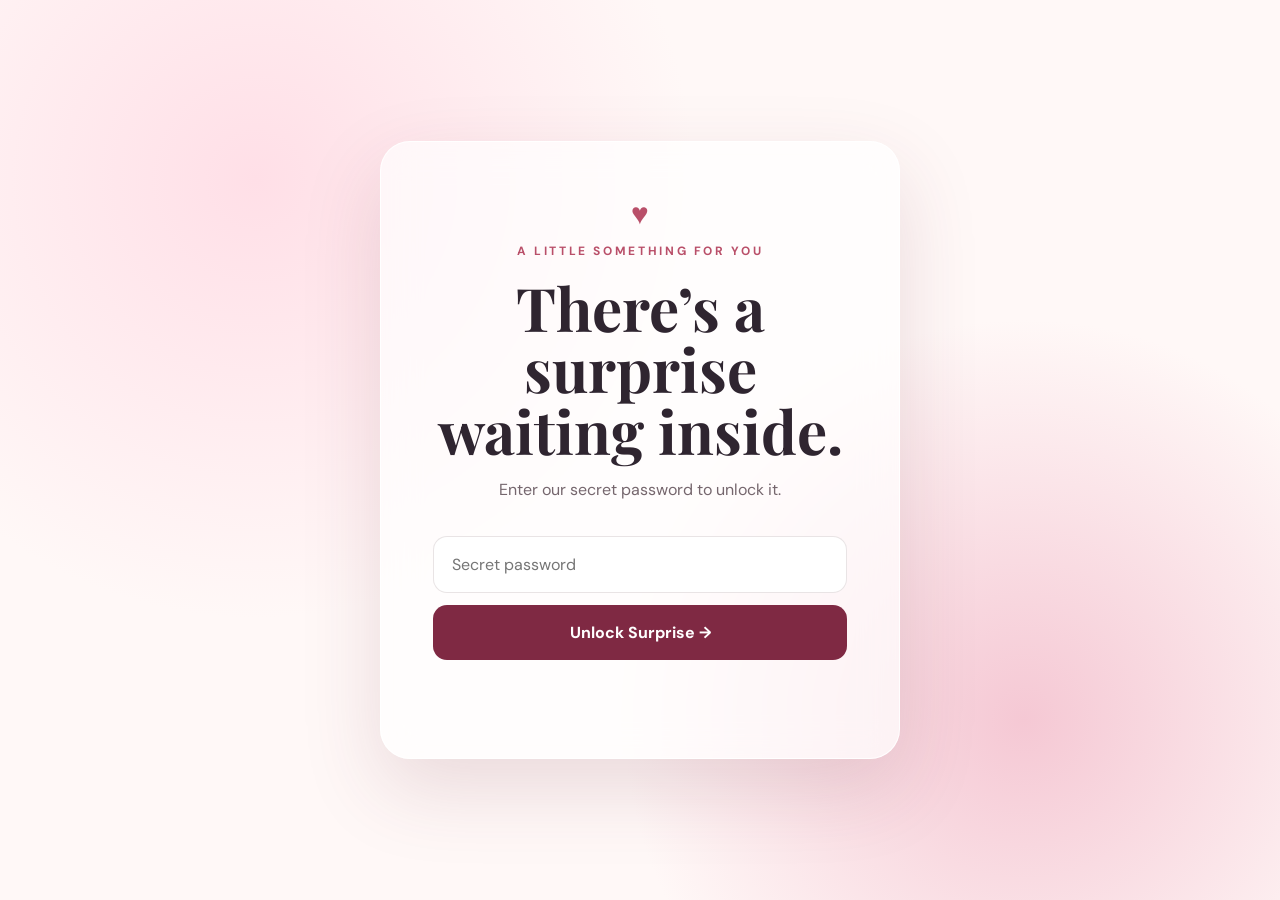
<file: index.html>
<!DOCTYPE html>
<html lang="en">
<head>
  <meta charset="UTF-8" />
  <meta name="viewport" content="width=device-width, initial-scale=1.0" />
  <meta name="theme-color" content="#fff5f7" />
  <title>Birthday Surprise ❤️</title>
  <link rel="preconnect" href="https://fonts.googleapis.com">
  <link rel="preconnect" href="https://fonts.gstatic.com" crossorigin>
  <link href="https://fonts.googleapis.com/css2?family=DM+Sans:wght@400;500;600;700&family=Playfair+Display:wght@600;700&display=swap" rel="stylesheet">
  <link rel="stylesheet" href="style.css" />
</head>
<body>
  <div id="petals" aria-hidden="true"></div>
<div id="floatingHearts" aria-hidden="true"></div>
  <canvas id="confetti"></canvas>

  <section id="lockScreen" class="screen active">
    <div class="glass login-card">
      <div class="mini-heart">♥</div>
      <p class="eyebrow">A LITTLE SOMETHING FOR YOU</p>
      <h1>There’s a surprise<br>waiting inside.</h1>
      <p class="muted">Enter our secret password to unlock it.</p>
      <form id="passwordForm">
        <input id="passwordInput" type="password" placeholder="Secret password" autocomplete="off" />
        <button type="submit">Unlock Surprise <span>→</span></button>
        <p id="passwordError" class="error"></p>
      </form>
      <!--<p class="hint">Tip: Change the password in <b>script.js</b></p>-->
    </div>
  </section>

  <main id="site" class="hidden">
    <header class="hero section">
      <button id="musicBtn" class="music-btn" aria-label="Toggle music">♫ <span>Music</span></button>
      <div class="hero-inner">
        <p class="eyebrow">TODAY IS ALL ABOUT YOU</p>
        <h1>Happy Birthday,<br><span id="heroName">My Love</span> <span class="heart">♥</span></h1>
        <p class="hero-copy">I made this tiny corner of the internet just for you — for your smile, your memories, and one very special wish.</p>
        <a class="primary-link" href="#cakeSection">Start the surprise ↓</a>
      </div>
      <div class="orb orb-one"></div><div class="orb orb-two"></div>
    </header>

    <section id="cakeSection" class="section cake-section">
      <div class="section-heading">
        <p class="eyebrow">MAKE A WISH</p>
        <h2>First, the birthday candle.</h2>
        <p>Tap “Blow the candle” — or enable your microphone and blow toward your phone.</p>
      </div>
      <div class="cake-wrap">
        <div class="candle">
          <div id="flame" class="flame"></div>
          <div class="wick"></div>
        </div>
        <div class="cake-top"></div>
        <div class="icing icing-1"></div><div class="icing icing-2"></div><div class="icing icing-3"></div>
        <div class="cake-body"><span>♥</span><span>♥</span><span>♥</span></div>
        <div class="plate"></div>
      </div>
      <div class="cake-actions">
        <button id="blowBtn" class="primary-btn">Blow the candle 🕯️</button>
        <button id="micBtn" class="secondary-btn">Use microphone</button>
      </div>
      <p id="wishText" class="wish-text">Close your eyes and make a wish… ✨</p>
    </section>

    <section class="section note-section">
      <div class="section-heading">
        <p class="eyebrow">FROM MY HEART</p>
        <h2>A little note for you.</h2>
      </div>
      <div id="envelope" class="envelope" role="button" tabindex="0">
        <div class="envelope-back"></div>
        <div class="letter">
          <p class="letter-date">On your special day</p>
          <h3>To <span id="noteName">My Favorite Person</span>,</h3>
          <p id="personalNote">Happy birthday to the person who makes ordinary days feel special. I hope this year brings you more laughter, peace, adventures, and everything your heart has been quietly wishing for.</p>
          <p>Never forget how deeply appreciated you are. Here’s to you — today and always. ❤️</p>
          <p class="signature">With all my love,<br><span>Your Name</span></p>
        </div>
        <div class="envelope-front"></div>
        <div class="envelope-flap"></div>
        <div class="seal">♥</div>
      </div>
      <p class="tap-hint">Tap the envelope to open it</p>
    </section>

    <section class="section memories-section">
      <div class="section-heading">
        <p class="eyebrow">OUR FAVORITE MOMENTS</p>
        <h2>Some memories deserve forever.</h2>
        <!--<p>Replace these placeholders with your own photos.</p>-->
      </div>
      <div class="memory-grid">
        <figure class="photo-card">
    <img class="photo-placeholder"
         src="images/i never forgot.jpeg"
         alt="Our memory">
    <figcaption>That day I never want to forget.</figcaption>
</figure>

<figure class="photo-card">
    <img class="photo-placeholder"
         src="images/smile.jpeg"
         alt="Our memory">
    <figcaption>Your smile = my favorite view.</figcaption>
</figure>

<figure class="photo-card">
    <img class="photo-placeholder"
         src="images/adventure.jpeg"
         alt="Our memory">
    <figcaption>One of our little adventures.</figcaption>
</figure>

<figure class="photo-card">
    <img class="photo-placeholder"
         src="images/more memories.jpeg"
         alt="Our memory">
    <figcaption>More memories, always.</figcaption>
</figure>
      </div>
    </section>

    <section class="section reasons-section">
      <div class="section-heading">
        <p class="eyebrow">JUST SO YOU KNOW</p>
        <h2>A few things I adore about you.</h2>
      </div>
      <div class="reason-list">
        <div><b>01</b><p>The way you can make me smile without even trying.</p></div>
        <div><b>02</b><p>Your heart — kind, beautiful, and completely yours.</p></div>
        <div><b>03</b><p>How even simple moments feel better when you’re there.</p></div>
        <div><b>04</b><p>Every tiny thing that makes you uniquely you.</p></div>
      </div>
    </section>

    <footer class="final-section section">
      <p class="eyebrow">ONE LAST THING</p>
      <h2>I hope this birthday is the beginning of your happiest year yet.</h2>
      <div class="big-heart">♥</div>
      <p>Happy Birthday, <span id="footerName">My Love</span>.</p>
      <small>Made with way too much love.</small>
    <a class="final-surprise-btn" href="date.html">One Final Surprise ♥</a>
</footer>
  </main>

  <audio id="bgMusic" loop preload="metadata">
    <source src="Perfect by Edshreen.mp3" type="audio/mpeg">
  </audio>
  <script src="script.js"></script>
</body>
</html>
</file>
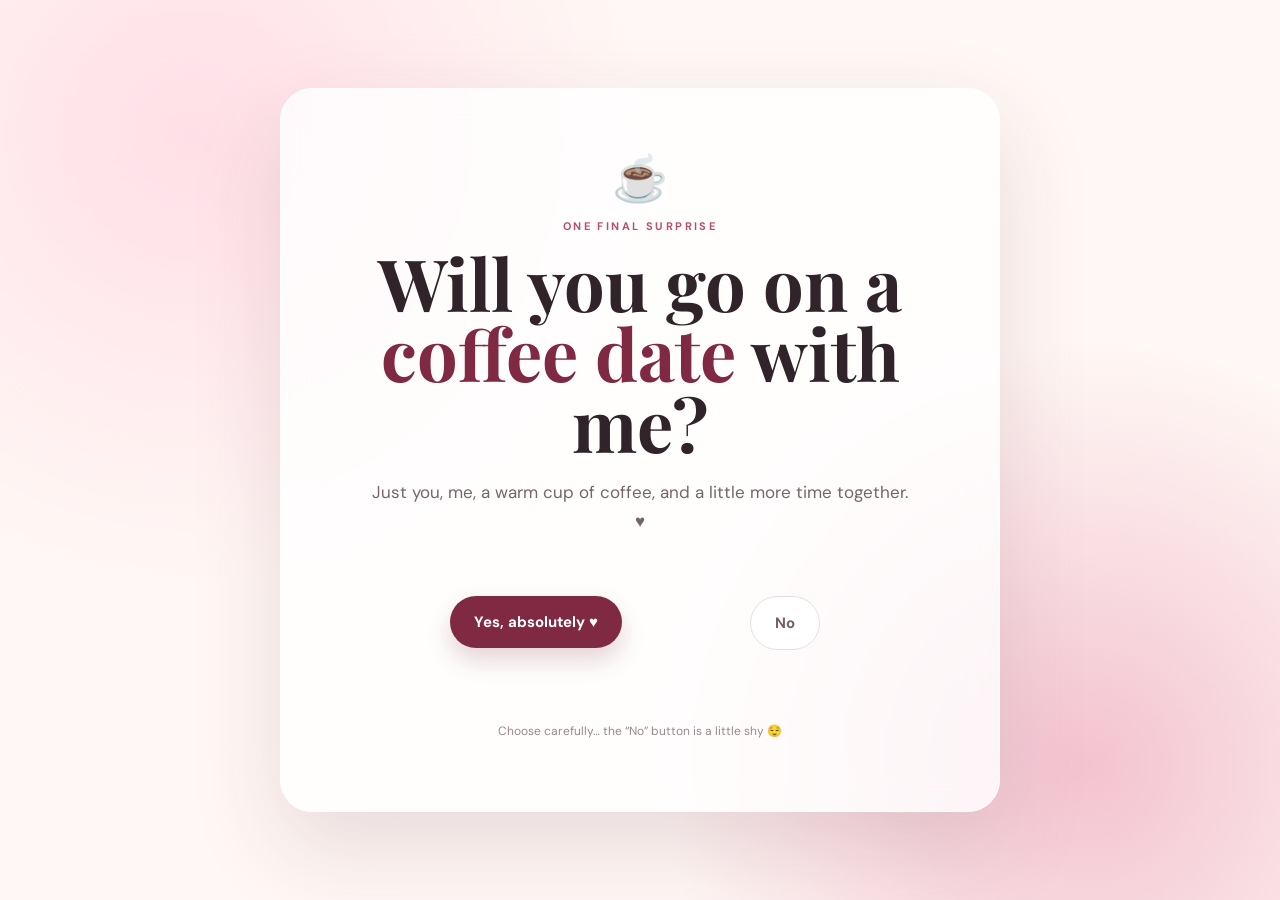
<file: date.html>
<!doctype html><html><head><meta charset="utf-8"><meta name="viewport" content="width=device-width,initial-scale=1"><title>One Final Surprise ♥</title><link rel="preconnect" href="https://fonts.googleapis.com"><link rel="preconnect" href="https://fonts.gstatic.com" crossorigin><link href="https://fonts.googleapis.com/css2?family=DM+Sans:wght@400;600;700&family=Playfair+Display:wght@700&display=swap" rel="stylesheet"><link rel="stylesheet" href="date.css"></head><body><div id="hearts"></div><canvas id="confetti"></canvas><main><section id="ask" class="card"><div class="coffee">☕</div><p class="eyebrow">ONE FINAL SURPRISE</p><h1>Will you go on a<br><span>coffee date</span> with me?</h1><p class="sub">Just you, me, a warm cup of coffee, and a little more time together. ♥</p><div id="area" class="area"><button id="yes">Yes, absolutely ♥</button><button id="no">No</button></div><p id="tease">Choose carefully… the “No” button is a little shy 😌</p></section><section id="accepted" class="card hidden"><div class="bigheart">♥</div><p class="eyebrow">BEST ANSWER EVER</p><h1>It’s a date!</h1><p class="sub">I can’t wait to have coffee with you. You bring yourself, I’ll bring the smiles. ☕♥</p><div class="ticket"><small>COFFEE DATE</small><b>You + Me</b><span>Our next little adventure</span></div><a href="index.html">Back to your birthday surprise</a></section></main><script src="date.js"></script></body></html>
</file>
<file: style.css>
:root{--ink:#2f2530;--rose:#b94f69;--deep:#7f2943;--cream:#fff9f7;--pink:#f8dfe4;--soft:#f4c9d3;--line:rgba(88,46,59,.13)}
*{box-sizing:border-box}html{scroll-behavior:smooth}body{margin:0;background:var(--cream);color:var(--ink);font-family:"DM Sans",sans-serif;overflow-x:hidden}.hidden{display:none!important}
.screen{display:none;min-height:100vh;place-items:center;padding:24px;background:radial-gradient(circle at 20% 20%,#ffdfe7 0,transparent 35%),radial-gradient(circle at 80% 80%,#f5c8d4 0,transparent 32%),#fff8f7}.screen.active{display:grid}
.glass{background:rgba(255,255,255,.68);border:1px solid rgba(255,255,255,.9);box-shadow:0 30px 80px rgba(111,48,69,.15);backdrop-filter:blur(18px);border-radius:30px}.login-card{width:min(520px,100%);padding:52px;text-align:center}.mini-heart{font-size:30px;color:var(--rose);animation:pulse 1.6s infinite}.eyebrow{font-size:12px;letter-spacing:.22em;font-weight:700;color:var(--rose);margin:10px 0 18px}.login-card h1,.hero h1,.section h2{font-family:"Playfair Display",serif}.login-card h1{font-size:clamp(38px,8vw,60px);line-height:1.02;margin:0 0 18px}.muted,.section-heading p{color:#75666d}.login-card input{width:100%;padding:17px 18px;border:1px solid var(--line);border-radius:14px;background:#fff;font:inherit;outline:none;margin:20px 0 12px}.login-card input:focus{border-color:var(--rose);box-shadow:0 0 0 4px rgba(185,79,105,.1)}button,.primary-link{font:inherit}.login-card button,.primary-btn{width:100%;border:0;background:var(--deep);color:white;border-radius:14px;padding:17px 20px;font-weight:700;cursor:pointer}.login-card button:hover,.primary-btn:hover{transform:translateY(-1px)}.error{color:#a72d48;min-height:20px;font-size:13px}.hint{font-size:12px;color:#97888e;margin-bottom:0}
.section{min-height:100vh;padding:100px 7vw;position:relative}.hero{display:flex;align-items:center;background:linear-gradient(145deg,#fff9f6 0%,#f9e0e6 100%);overflow:hidden}.hero-inner{width:min(760px,100%);position:relative;z-index:2}.hero h1{font-size:clamp(60px,10vw,130px);line-height:.86;letter-spacing:-.055em;margin:0 0 30px}.hero h1 span:not(.heart){color:var(--deep)}.heart{color:var(--rose);font-size:.65em}.hero-copy{font-size:clamp(17px,2vw,21px);line-height:1.7;max-width:650px;color:#6c5960}.primary-link{display:inline-block;margin-top:20px;color:var(--deep);font-weight:700;text-decoration:none;border-bottom:1px solid var(--deep);padding-bottom:5px}.music-btn{position:fixed;z-index:50;right:18px;top:18px;border:1px solid var(--line);background:rgba(255,255,255,.78);backdrop-filter:blur(10px);border-radius:999px;padding:11px 16px;color:var(--deep);cursor:pointer}.orb{position:absolute;border-radius:50%;filter:blur(2px);opacity:.5}.orb-one{width:340px;height:340px;background:#f5b8c7;right:-90px;top:80px}.orb-two{width:200px;height:200px;background:#fff;right:180px;bottom:-70px}
.section-heading{text-align:center;max-width:720px;margin:0 auto 55px}.section h2{font-size:clamp(40px,6vw,72px);line-height:1.02;margin:0 0 18px}.cake-section{text-align:center;background:#fff}.cake-wrap{height:390px;width:340px;margin:0 auto;position:relative;display:flex;justify-content:center;align-items:flex-end}.plate{position:absolute;bottom:15px;width:330px;height:25px;border-radius:50%;background:#e8d8d5;box-shadow:0 8px 12px rgba(69,35,46,.1)}.cake-body{position:absolute;bottom:35px;width:250px;height:155px;background:linear-gradient(90deg,#eaa0ae,#f4b8c2,#e89baa);border-radius:18px 18px 25px 25px;display:flex;justify-content:space-around;align-items:center;color:#fff;font-size:20px;box-shadow:inset 0 -12px 0 rgba(131,47,69,.08),0 20px 35px rgba(116,53,70,.14)}.cake-top{position:absolute;bottom:175px;width:250px;height:45px;border-radius:50%;background:#fff1e5;z-index:2}.icing{position:absolute;z-index:3;background:#fff1e5;width:32px;border-radius:0 0 18px 18px}.icing-1{height:45px;bottom:147px;left:72px}.icing-2{height:62px;bottom:134px;left:150px}.icing-3{height:38px;bottom:151px;right:69px}.candle{position:absolute;bottom:214px;width:22px;height:78px;background:repeating-linear-gradient(45deg,#fff 0 8px,#d65e78 8px 16px);z-index:5;border-radius:4px}.wick{position:absolute;width:2px;height:12px;background:#3b3132;top:-10px;left:10px}.flame{position:absolute;width:24px;height:38px;background:radial-gradient(circle at 50% 65%,#fff8aa 0 18%,#ffb347 35%,#e86b45 70%);border-radius:50% 50% 50% 50%/65% 65% 35% 35%;left:-1px;top:-48px;transform-origin:center bottom;animation:flicker .16s infinite alternate;filter:drop-shadow(0 0 10px #ffb45c)}.flame.out{opacity:0;transform:scale(.1)}.cake-actions{display:flex;gap:12px;max-width:520px;margin:20px auto}.secondary-btn{width:100%;border:1px solid var(--deep);background:#fff;color:var(--deep);border-radius:14px;padding:16px 20px;font-weight:700;cursor:pointer}.wish-text{font-family:"Playfair Display",serif;font-size:24px;color:var(--deep);opacity:.65}
.note-section{background:linear-gradient(180deg,#f8e1e6,#fff8f5);overflow:hidden}.envelope{width:min(620px,92vw);height:390px;margin:80px auto 20px;position:relative;cursor:pointer;perspective:1200px}.envelope-back{position:absolute;inset:0;background:#d8899c;border-radius:12px}.envelope-front{position:absolute;inset:0;z-index:4;clip-path:polygon(0 28%,50% 68%,100% 28%,100% 100%,0 100%);background:#efb6c2;border-radius:12px}.envelope-flap{position:absolute;inset:0;z-index:5;background:#e9a8b7;clip-path:polygon(0 0,100% 0,50% 58%);transform-origin:top;transition:.7s ease}.seal{position:absolute;z-index:6;left:50%;top:53%;transform:translate(-50%,-50%);width:54px;height:54px;border-radius:50%;background:var(--deep);display:grid;place-items:center;color:#fff;font-size:22px;transition:.4s}.letter{position:absolute;z-index:3;background:#fffdf8;left:7%;right:7%;top:8%;min-height:350px;padding:38px 42px;text-align:left;box-shadow:0 15px 45px rgba(72,37,47,.12);transition:.8s ease;border-radius:8px;font-family:"Playfair Display",serif;line-height:1.65}.letter h3{font-size:27px;margin:4px 0 18px}.letter-date{font-family:"DM Sans";font-size:11px;letter-spacing:.15em;color:var(--rose);text-transform:uppercase}.signature{text-align:right;margin-top:22px}.envelope.open .envelope-flap{transform:rotateX(180deg);z-index:2}.envelope.open .letter{transform:translateY(-155px);z-index:6}.envelope.open .seal{opacity:0}.tap-hint{text-align:center;color:#8e737c}
.memories-section{background:#fff}.memory-grid{display:grid;grid-template-columns:repeat(4,1fr);gap:22px;max-width:1200px;margin:auto}.photo-card{margin:0;background:#fff;padding:13px 13px 22px;box-shadow:0 15px 45px rgba(74,42,51,.11);transform:rotate(-1.5deg)}.photo-card:nth-child(even){transform:rotate(1.5deg) translateY(20px)}.photo-placeholder{aspect-ratio:4/5;background:linear-gradient(145deg,#f7d9df,#ead1d7);display:grid;place-items:center;color:#9c6b78;font-weight:600}.photo-card figcaption{font-family:"Playfair Display",serif;padding:18px 5px 0;text-align:center}
.reasons-section{background:#2d2227;color:#fff}.reasons-section .eyebrow{color:#f0a8b9}.reason-list{max-width:900px;margin:auto}.reason-list div{display:grid;grid-template-columns:80px 1fr;align-items:center;border-top:1px solid rgba(255,255,255,.15);padding:28px 0}.reason-list b{font-family:"Playfair Display";font-size:32px;color:#e99aaf}.reason-list p{font-family:"Playfair Display";font-size:clamp(22px,3vw,35px);margin:0}
.final-section{min-height:85vh;display:flex;flex-direction:column;align-items:center;justify-content:center;text-align:center;background:linear-gradient(145deg,#fff8f6,#f5ced8)}.final-section h2{max-width:950px}.big-heart{font-size:72px;color:var(--rose);animation:pulse 1.4s infinite}.final-section p{font-family:"Playfair Display";font-size:28px}.final-section small{color:#8d777e}
#petals{position:fixed;inset:0;pointer-events:none;z-index:40;overflow:hidden}.petal{position:absolute;top:-40px;width:14px;height:22px;background:#ef9eb2;border-radius:70% 0 70% 0;opacity:.75;animation:fall linear forwards}#confetti{position:fixed;inset:0;pointer-events:none;z-index:60}
@keyframes flicker{from{transform:rotate(-3deg) scale(1)}to{transform:rotate(4deg) scale(.92,1.06)}}@keyframes pulse{50%{transform:scale(1.12)}}@keyframes fall{to{transform:translate3d(var(--drift),110vh,0) rotate(720deg);opacity:.2}}
@media(max-width:800px){.section{padding:80px 22px;min-height:auto}.hero{min-height:100svh}.hero h1{font-size:clamp(55px,18vw,85px)}.login-card{padding:38px 24px}.cake-wrap{transform:scale(.88);margin-top:-20px;margin-bottom:-20px}.cake-actions{flex-direction:column}.envelope{height:360px;margin-top:100px}.letter{padding:28px 24px;font-size:14px}.envelope.open .letter{transform:translateY(-135px)}.memory-grid{grid-template-columns:1fr 1fr}.reason-list div{grid-template-columns:55px 1fr}.music-btn span{display:none}}@media(max-width:480px){.memory-grid{grid-template-columns:1fr}.photo-card:nth-child(even){transform:rotate(1deg)}}
.photo-card {
    margin: 0;
    background: #fff;
    padding: 10px 10px 20px;
    box-shadow: 0 15px 45px rgba(74, 42, 51, 0.11);
    border-radius: 10px;
    /* Don't use overflow: hidden here */
}

.photo-card img,
.photo-placeholder {
    width: 100%;
    height: 280px;
    object-fit: cover;
    object-position: center;
    display: block;
    border-radius: 6px;
}

.photo-card figcaption {
    display: block;
    font-family: "Playfair Display", serif;
    font-size: 16px;
    line-height: 1.4;
    color: #2f2530;
    text-align: center;
    padding: 16px 8px 2px;
    margin: 0;
}
#floatingHearts{position:fixed;inset:0;overflow:hidden;pointer-events:none;z-index:18}
.floating-heart{position:absolute;bottom:-40px;color:rgba(185,79,105,.4);animation:heartFloat linear forwards}
@keyframes heartFloat{0%{opacity:0}15%{opacity:.75}100%{transform:translate3d(var(--drift),-115vh,0) rotate(35deg);opacity:0}}
.final-surprise-btn{display:inline-flex;margin-top:30px;padding:16px 26px;border-radius:999px;background:#7f2943;color:#fff;text-decoration:none;font-weight:700;box-shadow:0 15px 35px rgba(127,41,67,.2);transition:.25s}
.final-surprise-btn:hover{transform:translateY(-3px) scale(1.02)}
</file>
<file: date.css>
*{box-sizing:border-box}body{margin:0;min-height:100svh;overflow:hidden;background:radial-gradient(circle at 15% 15%,#ffdfe7,transparent 34%),radial-gradient(circle at 85% 85%,#f3c3d0,transparent 32%),#fff8f5;color:#30242a;font-family:"DM Sans",sans-serif}main{min-height:100svh;display:grid;place-items:center;padding:22px;position:relative;z-index:2}.card{width:min(720px,100%);padding:60px 45px;text-align:center;background:rgba(255,255,255,.78);border:1px solid #fff;border-radius:32px;box-shadow:0 35px 90px rgba(110,49,68,.15);backdrop-filter:blur(18px)}.hidden{display:none}.coffee{font-size:45px}.eyebrow{font-size:11px;letter-spacing:.22em;color:#b94f69;font-weight:700}.card h1{font:700 clamp(43px,7vw,72px)/.98 "Playfair Display",serif;margin:14px 0 20px}.card h1 span{color:#7f2943}.sub{max-width:550px;margin:auto;color:#76646b;font-size:17px;line-height:1.7}.area{height:150px;max-width:500px;margin:25px auto 0;position:relative}.area button{position:absolute;top:35px;border-radius:999px;padding:16px 24px;font:700 15px "DM Sans";cursor:pointer}.area #yes{left:60px;border:0;background:#7f2943;color:#fff;box-shadow:0 12px 25px rgba(127,41,67,.2)}.area #no{right:70px;border:1px solid #eadce0;background:#fff;color:#765f67}#tease{font-size:12px;color:#9d858d}.bigheart{font-size:78px;color:#b94f69;animation:beat 1.1s infinite}.ticket{max-width:420px;margin:30px auto;padding:24px;border:1px dashed #d699a8;border-radius:18px;background:#fff8f6;display:flex;flex-direction:column;gap:8px}.ticket small{letter-spacing:.2em;color:#b94f69}.ticket b{font:700 30px "Playfair Display",serif}.ticket span{color:#8c777e}.card a{color:#7f2943;font-weight:700}#hearts{position:fixed;inset:0;pointer-events:none;overflow:hidden}.heart{position:absolute;bottom:-40px;color:rgba(185,79,105,.35);animation:float linear forwards}@keyframes float{to{transform:translate3d(var(--drift),-115vh,0);opacity:0}}@keyframes beat{50%{transform:scale(1.14)}}#confetti{position:fixed;inset:0;z-index:5;pointer-events:none}@media(max-width:600px){.card{padding:42px 18px}.area{height:190px}.area #yes{left:50%;transform:translateX(-50%);white-space:nowrap}.area #no{left:50%;right:auto;top:105px;transform:translateX(-50%)}}
</file>
